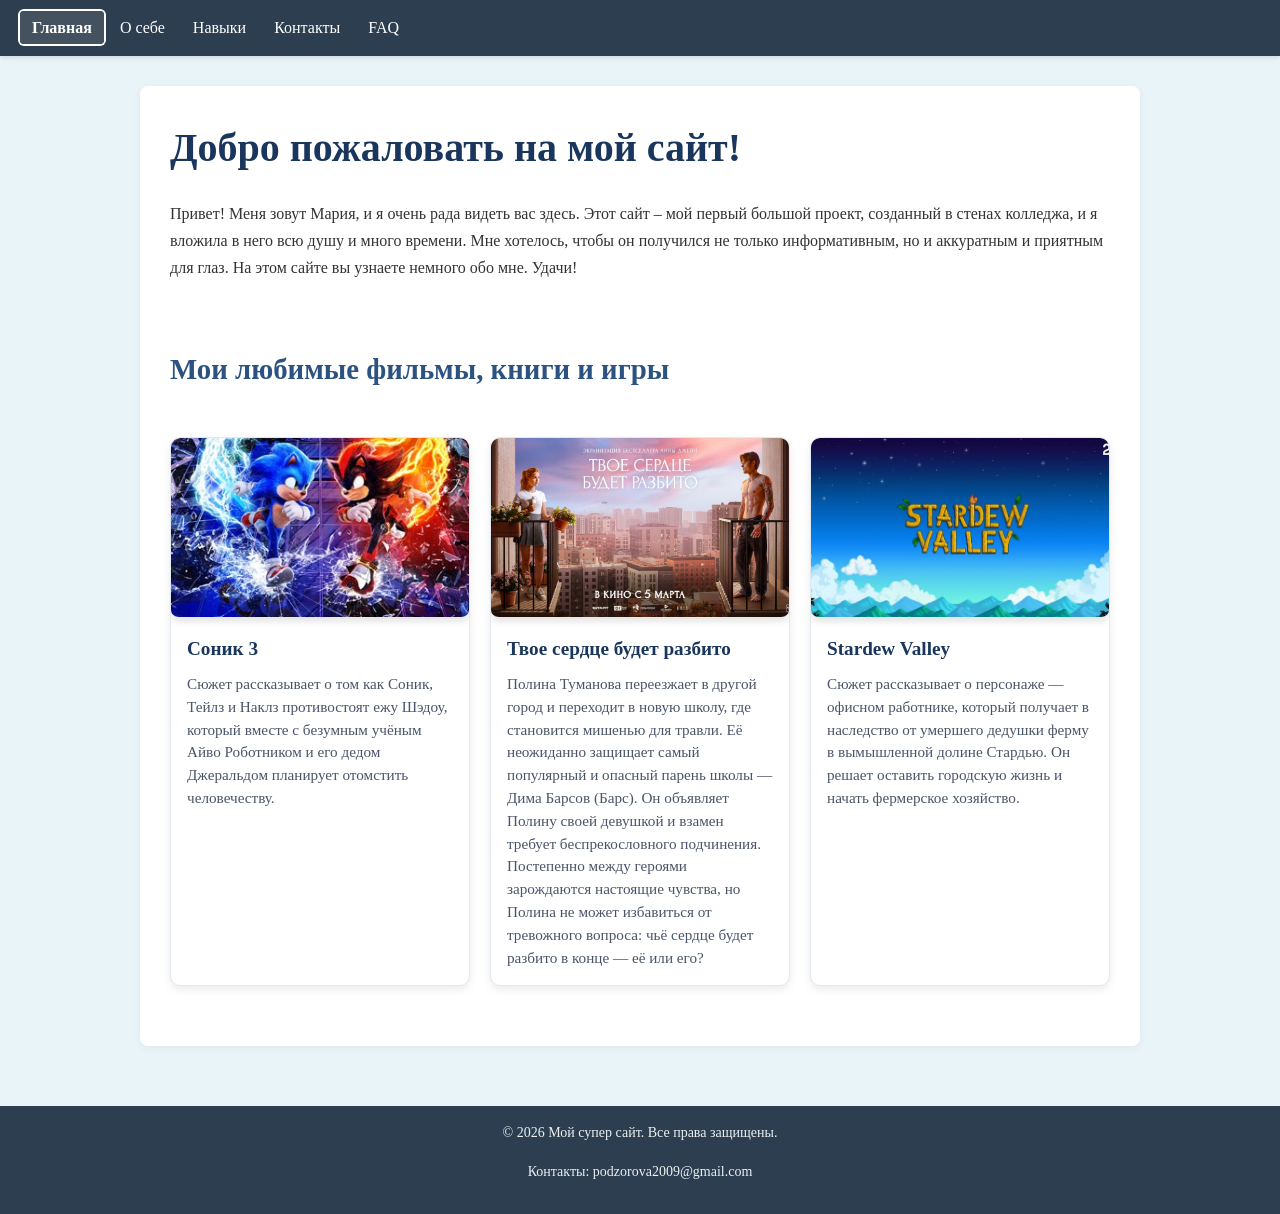
<file: index.html>
<!DOCTYPE html>
<html lang="ru">
<head>
    <meta charset="UTF-8">
    <meta name="viewport" content="width=device-width, initial-scale=1.0">
    <title>Супер сайт</title>
    <link rel="stylesheet" href="style.css">
    <link rel="icon" href="./images/8270712.png">
</head>
<body>
    <header>
        <nav>
            <a href="index.html" class="active">Главная</a> 
            <a href="about.html">О себе</a> 
            <a href="skills.html">Навыки</a> 
            <a href="contacts.html">Контакты</a>
            <a href="FAQ.html">FAQ</a>
        </nav>
    </header>

    <main>
        <h1>Добро пожаловать на мой сайт!</h1>
        <p>Привет! Меня зовут Мария, и я очень рада видеть вас здесь. Этот сайт – мой первый большой проект, созданный в стенах колледжа, и я вложила в него всю душу и много времени. Мне хотелось, чтобы он получился не только информативным, но и аккуратным и приятным для глаз. На этом сайте вы узнаете немного обо мне. Удачи!</p>

        <section class="favorites-section flex-container">
            <h2>Мои любимые фильмы, книги и игры</h2>
            <div class="favorites-grid">
                <article class="fav-card">
                    <img src="./images/Soniks-3-filma.jpg" alt="Постер фильма" width="200">
                    <div class="fav-content">
                        <h3>Соник 3</h3>
                        <p>Сюжет рассказывает о том как Соник, Тейлз и Наклз противостоят ежу Шэдоу, который вместе с безумным учёным Айво Роботником и его дедом Джеральдом планирует отомстить человечеству.</p>
                    </div>
                </article>
                <article class="fav-card">
                    <img src="./images/фильм.webp" alt="Обложка книги" width="200">
                    <div class="fav-content">
                        <h3>Твое сердце будет разбито</h3>
                        <p>Полина Туманова переезжает в другой город и переходит в новую школу, где становится мишенью для травли. Её неожиданно защищает самый популярный и опасный парень школы — Дима Барсов (Барс). Он объявляет Полину своей девушкой и взамен требует беспрекословного подчинения. Постепенно между героями зарождаются настоящие чувства, но Полина не может избавиться от тревожного вопроса: чьё сердце будет разбито в конце — её или его?</p>
                    </div>
                </article>
                <article class="fav-card">
                    <img src="./images/игра.webp" alt="Заставка игры" width="200">
                    <div class="fav-content">
                        <h3>Stardew Valley</h3>
                        <p>Сюжет рассказывает о персонаже — офисном работнике, который получает в наследство от умершего дедушки ферму в вымышленной долине Стардью. Он решает оставить городскую жизнь и начать фермерское хозяйство.</p>
                    </div>
                </article>
            </div>
        </section>

    </main>

    <footer class="site-footer">
        <div class="footer-content">
            <p>&copy; 2026 Мой супер сайт. Все права защищены.</p>
            <p>Контакты: podzorova2009@gmail.com</p>
        </div>
    </footer>
</body>
</html>
</file>
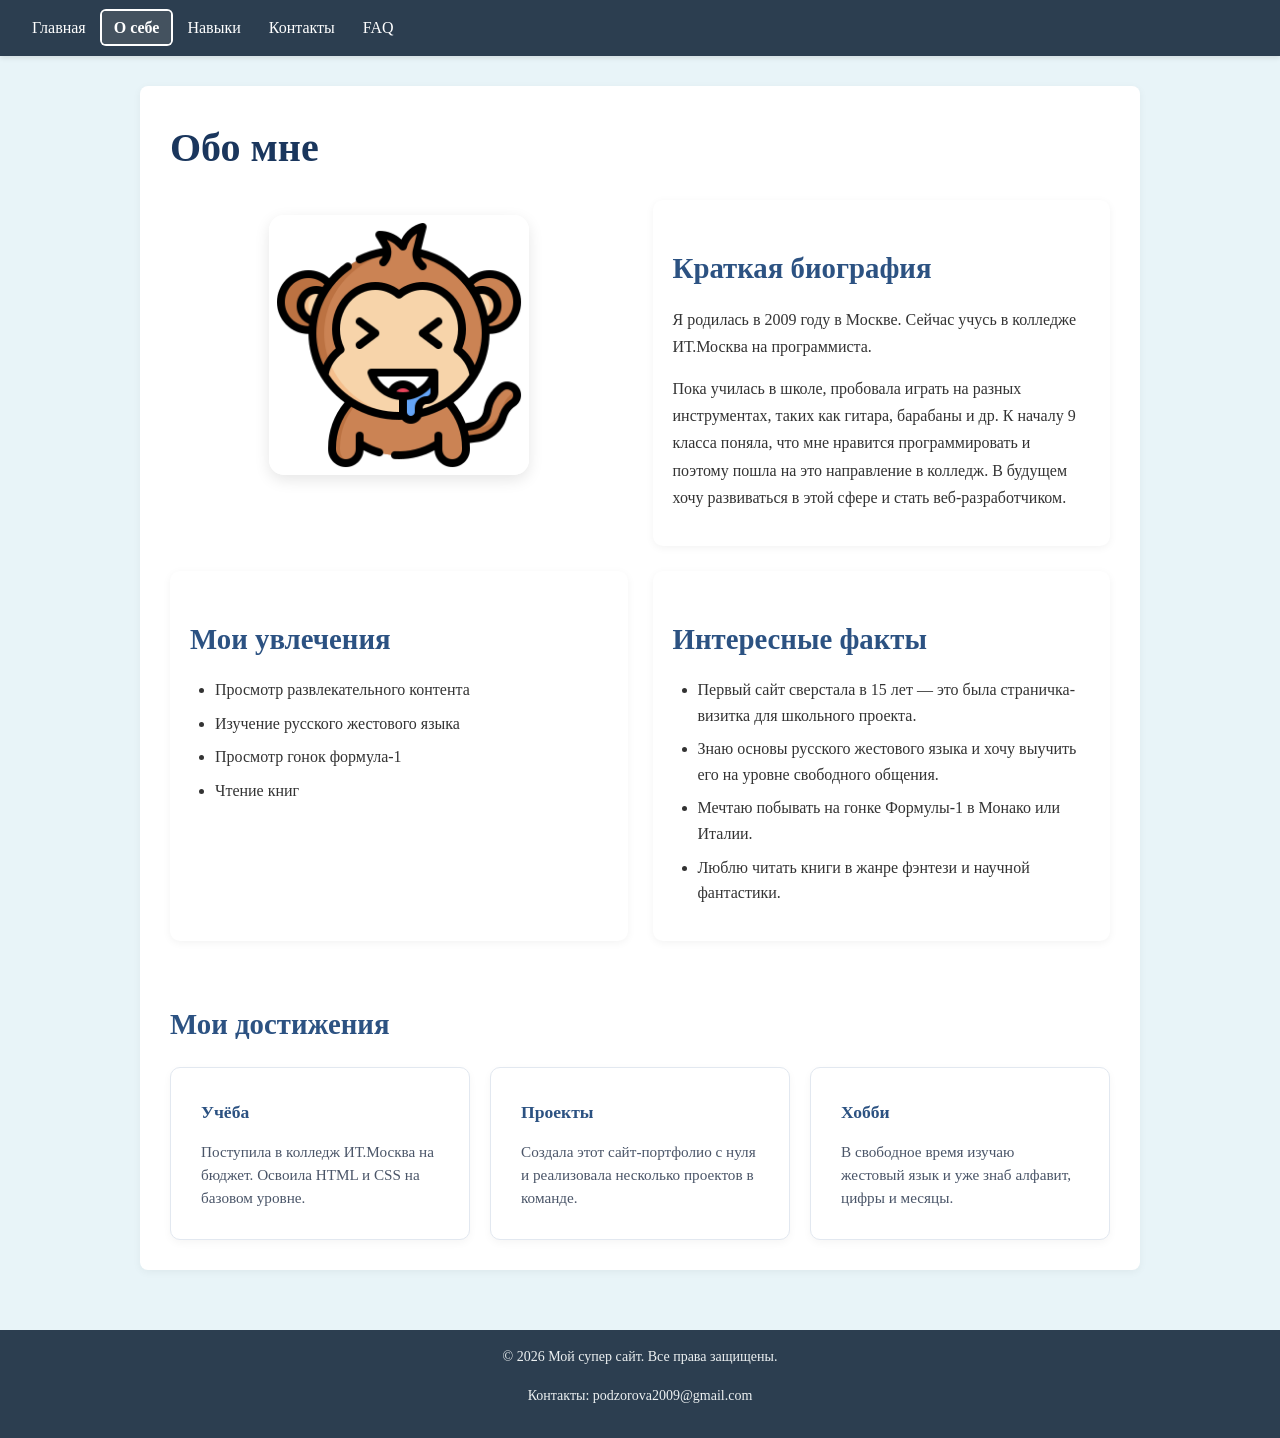
<file: about.html>
<!DOCTYPE html>
<html lang="ru">
<head>
    <meta charset="UTF-8">
    <meta name="viewport" content="width=device-width, initial-scale=1.0">
    <title>Супер сайт</title>
    <link rel="stylesheet" href="style.css">
    <link rel="icon" href="./images/8270712.png">
</head>
<body>
    <header>
        <nav>
            <a href="index.html">Главная</a>
            <a href="about.html" class="active">О себе</a>
            <a href="skills.html">Навыки</a>
            <a href="contacts.html">Контакты</a>
            <a href="FAQ.html">FAQ</a>
        </nav>
    </header>

    <main>
        <h1>Обо мне</h1>

        <div class="about-grid">
            
            <div class="about-photo-box">
                <img src="./images/8270712.png" alt="Моё фото" class="about-avatar">
            </div>

            <div class="about-bio-box">
                <h2>Краткая биография</h2>
                <p>Я родилась в 2009 году в Москве. Сейчас учусь в колледже ИТ.Москва на программиста.</p>
                <p>Пока училась в школе, пробовала играть на разных инструментах, таких как гитара, барабаны и др. К началу 9 класса поняла, что мне нравится программировать и поэтому пошла на это направление в колледж. В будущем хочу развиваться в этой сфере и стать веб-разработчиком.</p>
            </div>

            <div class="about-hobbies-box">
                <h2>Мои увлечения</h2>
                <ul>
                    <li>Просмотр развлекательного контента</li>
                    <li>Изучение русского жестового языка</li>
                    <li>Просмотр гонок формула-1</li>
                    <li>Чтение книг</li>
                </ul>
            </div>

            <div class="about-facts-box">
                <h2>Интересные факты</h2>
                <ul>
                    <li>Первый сайт сверстала в 15 лет — это была страничка-визитка для школьного проекта.</li>
                    <li>Знаю основы русского жестового языка и хочу выучить его на уровне свободного общения.</li>
                    <li>Мечтаю побывать на гонке Формулы-1 в Монако или Италии.</li>
                    <li>Люблю читать книги в жанре фэнтези и научной фантастики.</li>
                </ul>
            </div>

            <div class="about-achievements-box">
                <h2> Мои достижения</h2>
                <div class="achievements-grid">
                    <div class="achievement-card">
                        <h3>Учёба</h3>
                        <p>Поступила в колледж ИТ.Москва на бюджет. Освоила HTML и CSS на базовом уровне.</p>
                    </div>
                    <div class="achievement-card">
                        <h3>Проекты</h3>
                        <p>Создала этот сайт-портфолио с нуля и реализовала несколько проектов в команде.</p>
                    </div>
                    <div class="achievement-card">
                        <h3>Хобби</h3>
                        <p>В свободное время изучаю жестовый язык и уже знаб алфавит, цифры и месяцы.</p>
                    </div>
                </div>
            </div>

        </div>
    </main>

    <footer class="site-footer">
        <div class="footer-content">
            <p>&copy; 2026 Мой супер сайт. Все права защищены.</p>
            <p>Контакты: podzorova2009@gmail.com</p>
        </div>
    </footer>
</body>
</html>
</file>
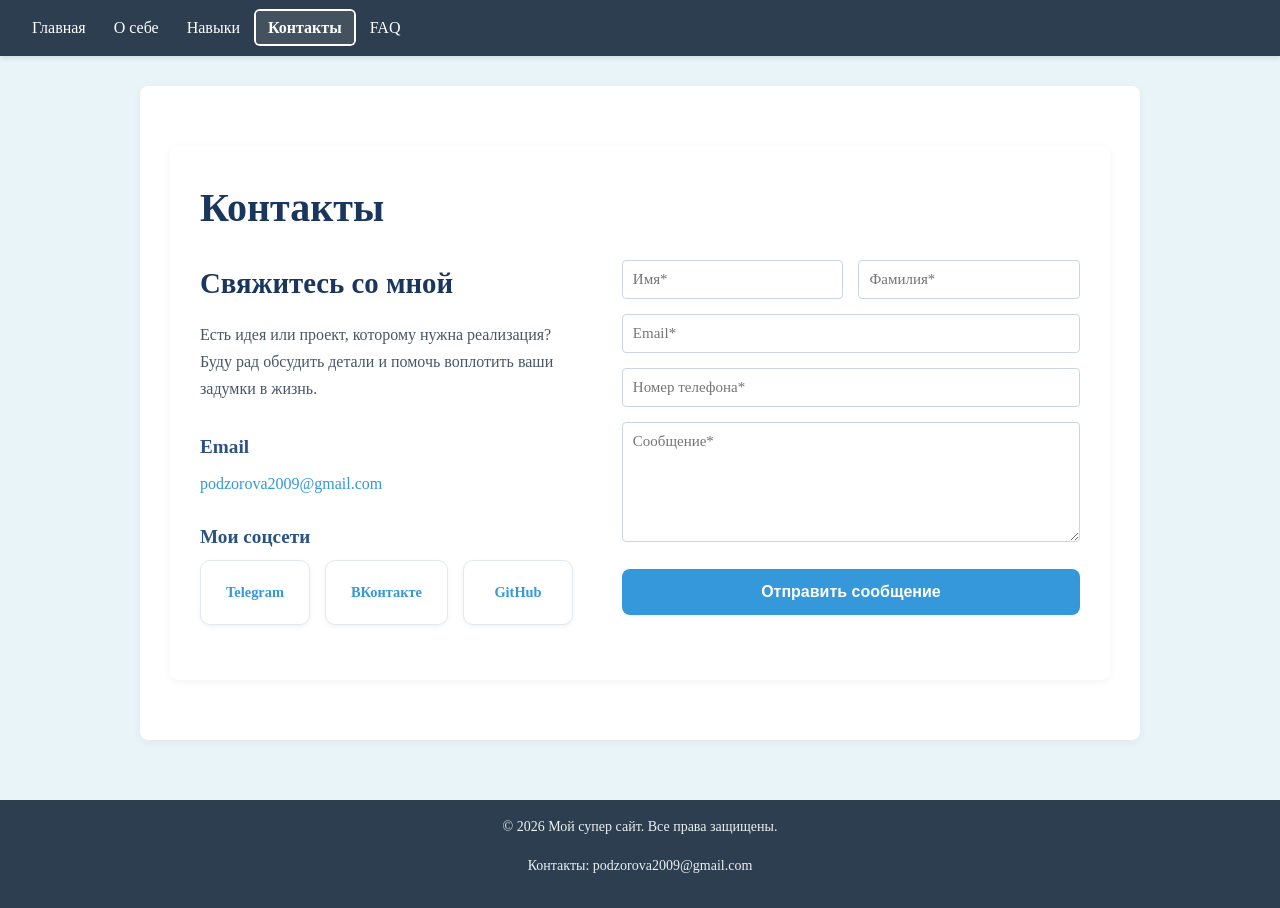
<file: contacts.html>
<!DOCTYPE html>
<html lang="ru">
<head>
    <meta charset="UTF-8">
    <meta name="viewport" content="width=device-width, initial-scale=1.0">
    <title>Супер сайт</title>
    <link rel="stylesheet" href="style.css">
    <link rel="icon" href="./images/8270712.png">
</head>
<body>
    <header>
        <nav>
            <a href="index.html">Главная</a>
            <a href="about.html">О себе</a> 
            <a href="skills.html">Навыки</a> 
            <a href="contacts.html" class="active">Контакты</a>
            <a href="FAQ.html">FAQ</a>
        </nav>
    </header>

    <main>
        <main>
            <h1>Контакты</h1>
            <div class="contacts-wrapper">
                <div class="contacts-info">
                    <h2>Свяжитесь со мной</h2>
                    <p>Есть идея или проект, которому нужна реализация? Буду рад обсудить детали и помочь воплотить ваши задумки в жизнь.</p>
        
                    <div class="info-block">
                        <h3>Email</h3>
                        <a href="#">podzorova2009@gmail.com</a>
                    </div>
        
                    <div class="info-block">
                        <h3>Мои соцсети</h3>
                        <div class="social-cards">
                            <a href="#" target="_blank" class="social-card telegram">
                                <span class="social-card-name">Telegram</span>
                            </a>
                            
                            <a href="#" target="_blank" class="social-card vk">
                                <span class="social-card-name">ВКонтакте</span>
                            </a>
                            
                            <a href="#" target="_blank" class="social-card github">
                                <span class="social-card-name">GitHub</span>
                            </a>
                        </div>
                    </div>
                </div>
                <div class="contacts-form">
                    <form action="#" method="post">
                        <div class="form-row">
                            <input type="text" name="firstname" placeholder="Имя*" required>
                            <input type="text" name="lastname" placeholder="Фамилия*" required>
                        </div>
                        <input type="email" name="email" placeholder="Email*" required>
                        <input type="tel" name="phone" placeholder="Номер телефона*" required>
                        <textarea name="message" rows="4" placeholder="Сообщение*" required></textarea>
                        <button type="submit">Отправить сообщение</button>
                    </form>
                </div>
            </div>
        </main>
    </main>

    <footer class="site-footer">
        <div class="footer-content">
            <p>&copy; 2026 Мой супер сайт. Все права защищены.</p>
            <p>Контакты: podzorova2009@gmail.com</p>
        </div>
    </footer>
</body>
</html>
</file>
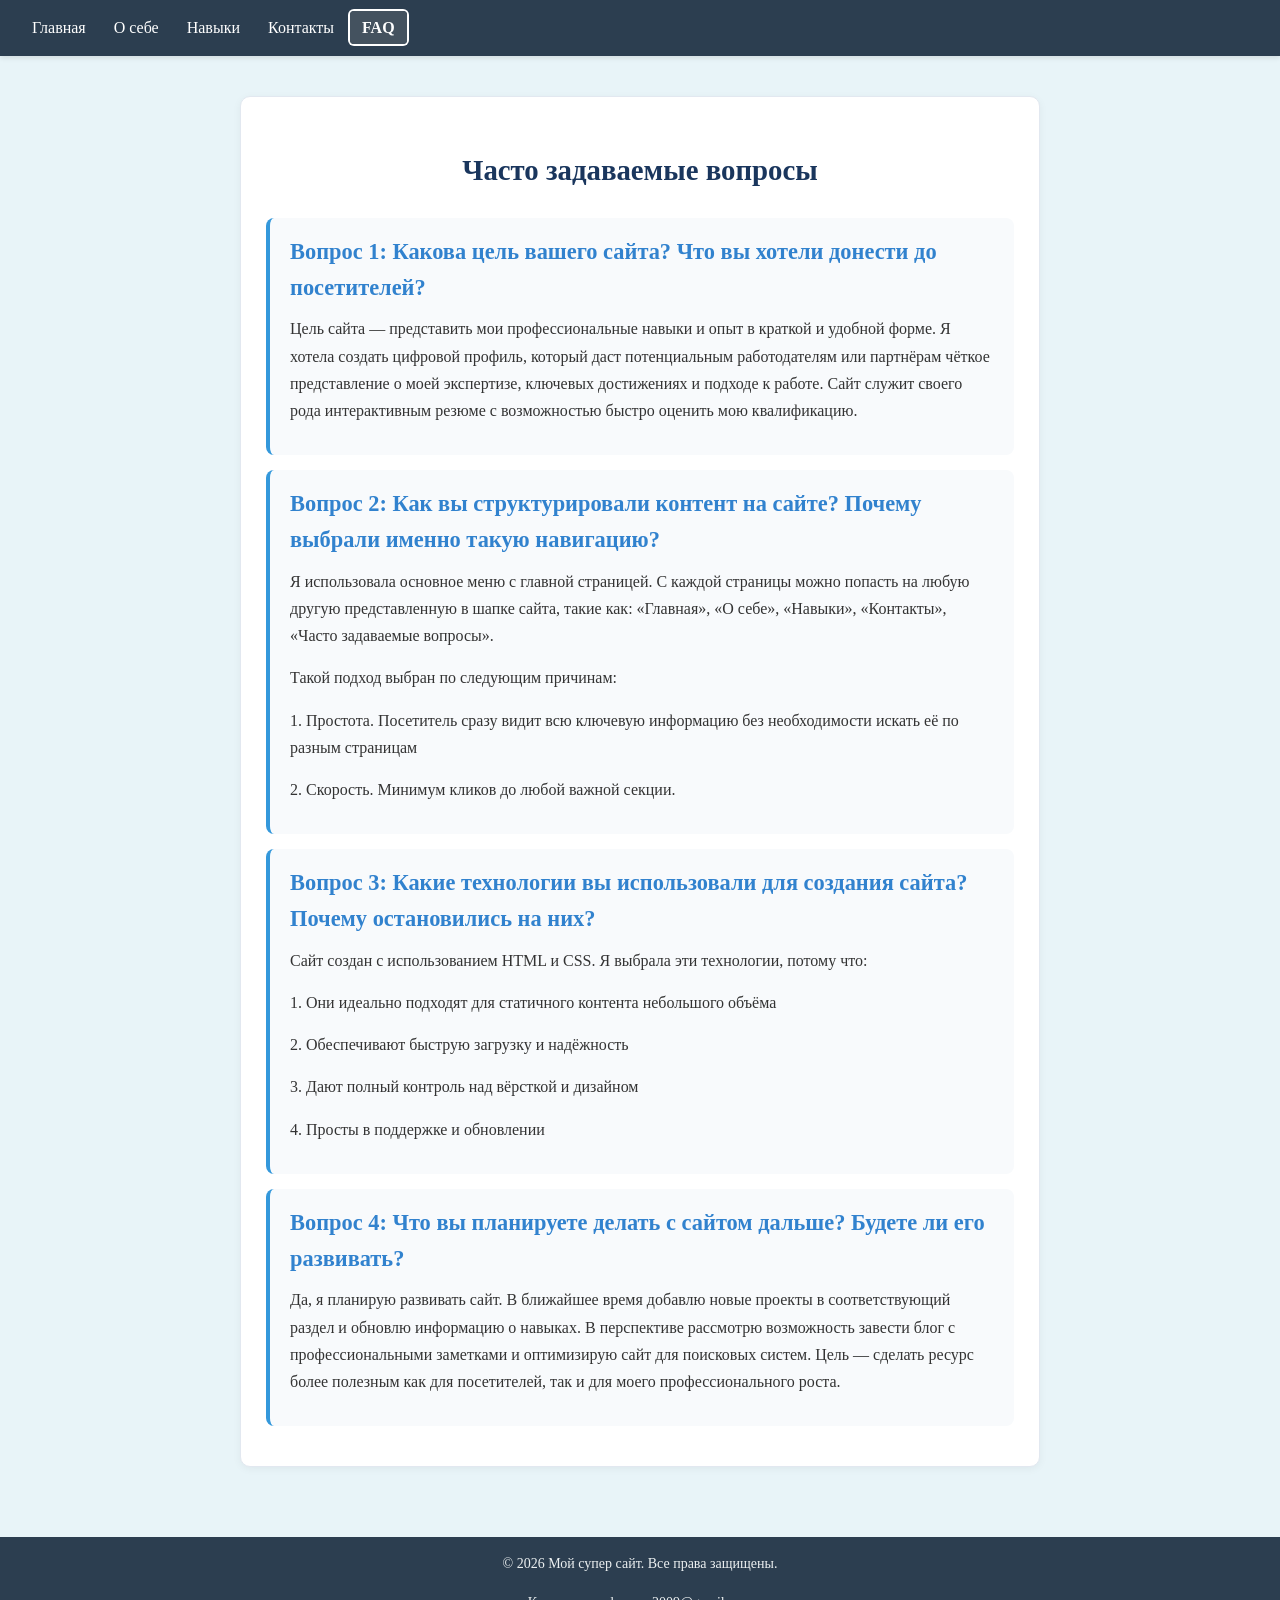
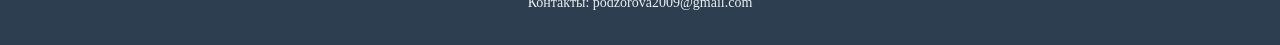
<file: FAQ.html>
<!DOCTYPE html>
<html lang="en">
<head>
    <meta charset="UTF-8">
    <meta name="viewport" content="width=device-width, initial-scale=1.0">
    <title>Супер сайт</title>
    <link rel="stylesheet" href="style.css">
    <link rel="icon" href="./images/8270712.png">
</head>
<body>
    <header>
        <nav>
            <a href="index.html">Главная</a> 
            <a href="about.html">О себе</a> 
            <a href="skills.html">Навыки</a> 
            <a href="contacts.html">Контакты</a>
            <a href="FAQ.html" class="active">FAQ</a>
        </nav>
    </header>

    <section class="faq-section">
        <h2>Часто задаваемые вопросы</h2>
        <div class="faq-item">
          <h3>Вопрос 1: Какова цель вашего сайта? Что вы хотели донести до посетителей?</h3>
          <p>Цель сайта — представить мои профессиональные навыки и опыт в краткой и удобной форме. Я хотела создать цифровой профиль, который даст потенциальным работодателям или партнёрам чёткое представление о моей экспертизе, ключевых достижениях и подходе к работе. Сайт служит своего рода интерактивным резюме с возможностью быстро оценить мою квалификацию.</p>
        </div>
        <div class="faq-item">
          <h3>Вопрос 2: Как вы структурировали контент на сайте? Почему выбрали именно такую навигацию?</h3>
          <p>Я использовала основное меню с главной страницей. С каждой страницы можно попасть на любую другую представленную в шапке сайта, такие как: «Главная», «О себе», «Навыки», «Контакты», «Часто задаваемые вопросы». 
          <p>Такой подход выбран по следующим причинам:</p>
          <p>1. Простота. Посетитель сразу видит всю ключевую информацию без необходимости искать её по разным страницам</p> 
          <p>2. Скорость. Минимум кликов до любой важной секции.</p></p>
        </div>
        <div class="faq-item">
          <h3>Вопрос 3: Какие технологии вы использовали для создания сайта? Почему остановились на них?</h3>
          <p>Сайт создан с использованием HTML и CSS. Я выбрала эти технологии, потому что:
          <p>1. Они идеально подходят для статичного контента небольшого объёма</p>
          <p>2. Обеспечивают быструю загрузку и надёжность</p>
          <p>3. Дают полный контроль над вёрсткой и дизайном</p>
          <p>4. Просты в поддержке и обновлении</p></p>
        </div>
        <div class="faq-item">
          <h3>Вопрос 4: Что вы планируете делать с сайтом дальше? Будете ли его развивать?</h3>
          <p>Да, я планирую развивать сайт. В ближайшее время добавлю новые проекты в соответствующий раздел и обновлю информацию о навыках. В перспективе рассмотрю возможность завести блог с профессиональными заметками и оптимизирую сайт для поисковых систем. Цель — сделать ресурс более полезным как для посетителей, так и для моего профессионального роста.</p>
        </div>
      </section>

    <footer class="site-footer">
        <div class="footer-content">
            <p>&copy; 2026 Мой супер сайт. Все права защищены.</p>
            <p>Контакты: podzorova2009@gmail.com</p>
        </div>
    </footer>
</body>
</html>
</file>
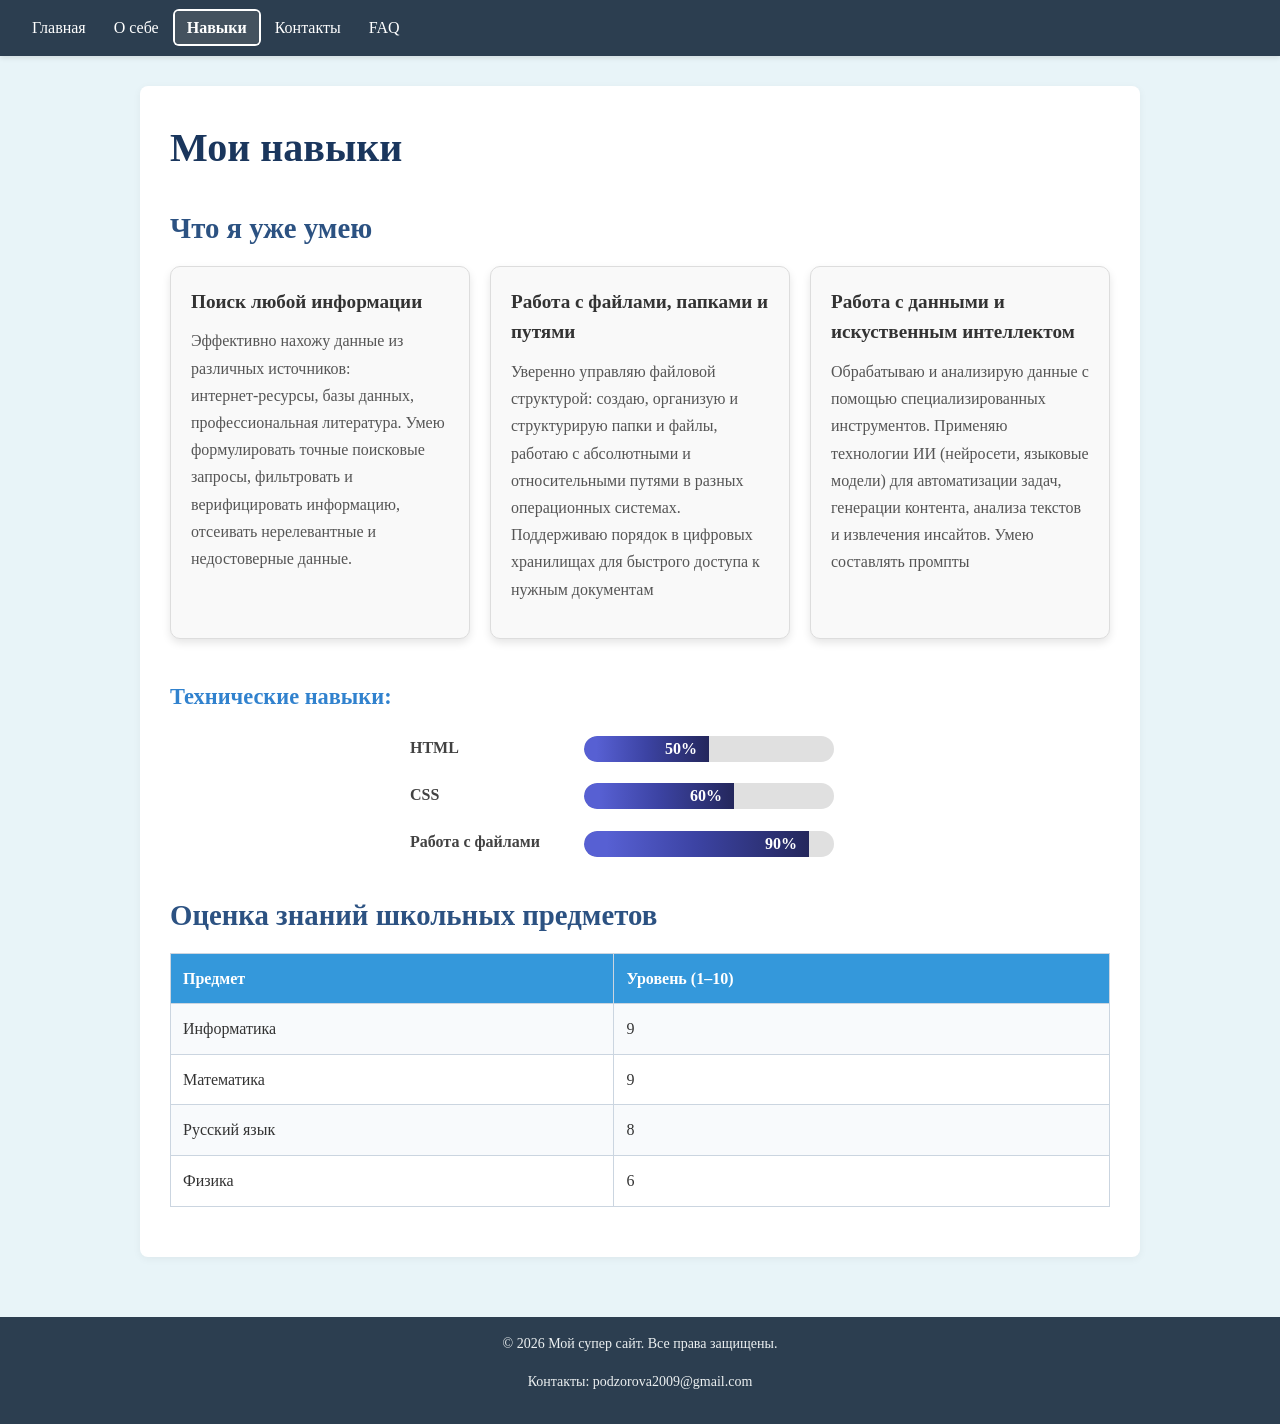
<file: skills.html>
<!DOCTYPE html>
<html lang="ru">
<head>
    <meta charset="UTF-8">
    <meta name="viewport" content="width=device-width, initial-scale=1.0">
    <title>Супер сайт</title>
    <link rel="stylesheet" href="style.css">
    <link rel="icon" href="./images/8270712.png">
</head>
<body>
    <header>
        <nav>
            <a href="index.html">Главная</a> 
            <a href="about.html">О себе</a> 
            <a href="skills.html" class="active">Навыки</a> 
            <a href="contacts.html">Контакты</a>
            <a href="FAQ.html">FAQ</a>
        </nav>
    </header>

    <main>
        <h1>Мои навыки</h1>

        <h2>Что я уже умею</h2>
        <div class="cards-container">
            <div class="card">
              <h3>Поиск любой информации</h3>
              <p>Эффективно нахожу данные из различных источников: интернет‑ресурсы, базы данных, профессиональная литература. Умею формулировать точные поисковые запросы, фильтровать и верифицировать информацию, отсеивать нерелевантные и недостоверные данные.</p>
            </div>
            <div class="card">
              <h3>Работа с файлами, папками и путями</h3>
              <p>Уверенно управляю файловой структурой: создаю, организую и структурирую папки и файлы, работаю с абсолютными и относительными путями в разных операционных системах. Поддерживаю порядок в цифровых хранилищах для быстрого доступа к нужным документам</p>
            </div>
            <div class="card">
              <h3>Работа с данными и искуственным интеллектом</h3>
              <p>Обрабатываю и анализирую данные с помощью специализированных инструментов. Применяю технологии ИИ (нейросети, языковые модели) для автоматизации задач, генерации контента, анализа текстов и извлечения инсайтов. Умею составлять промпты </p>
            </div>
        </div>
        <h3>Технические навыки:</h3>
        <div class="progress-container">
            <div class="progress-item">
                <span>HTML</span>
                <div class="progress-bar">
                    <div class="progress-fill" style="width:50%">50%</div>
                </div>
            </div>
            <div class="progress-item">
                <span>CSS</span>
                <div class="progress-bar">
                    <div class="progress-fill" style="width:60%">60%</div>
                </div>
            </div>
            <div class="progress-item">
                <span>Работа с файлами</span>
                <div class="progress-bar">
                    <div class="progress-fill" style="width:90%">90%</div>
                </div>
            </div>
        </div>
        <h2>Оценка знаний школьных предметов</h2>
        <table border="1" cellpadding="10" cellspacing="0">
            <tr>
                <th>Предмет</th>
                <th>Уровень (1–10)</th>
            </tr>
            <tr>
                <td>Информатика</td>
                <td>9</td>
            </tr>
            <tr>
                <td>Математика</td>
                <td>9</td>
            </tr>
            <tr>
                <td>Русский язык</td>
                <td>8</td>
            </tr>
            <tr>
                <td>Физика</td>
                <td>6</td>
            </tr>
        </table>
    </main>

    <footer class="site-footer">
        <div class="footer-content">
            <p>&copy; 2026 Мой супер сайт. Все права защищены.</p>
            <p>Контакты: podzorova2009@gmail.com</p>
        </div>
    </footer>
</body>
</html>
</file>
<file: style.css>
* {
    margin: 0;
    padding: 0;
    box-sizing: border-box;
}

body {
    font-family: 'Times New Roman', Times, serif;
    font-size: 16px;
    color: #333;
    background-color: #e8f4f8;
    line-height: 1.6;
    display: flex;
    flex-direction: column;
    min-height: 100vh;
}


h1 {
    font-size: 2.5rem;
    color: #1a365d;
    margin-bottom: 20px;
}

h2 {
    font-size: 1.8rem;
    color: #2c5282;
    margin-top: 25px;
    margin-bottom: 15px;
}

h3 {
    font-size: 1.4rem;
    color: #3182ce;
    margin-bottom: 10px;
}

p {
    margin-bottom: 15px;
    line-height: 1.7;
}

ul,ol {
    margin-left: 25px;
    margin-bottom: 15px;
}

li {
    margin-bottom: 8px;
}

header {
    background-color: #2c3e50;
    padding: 15px 20px;
    box-shadow: 0 2px 5px rgba(0,0,0,0.1);
}

nav a {
    color: #fff;
    text-decoration: none;
    padding: 8px 12px;
    font-weight: 500;
    transition: background-color 0.2s, color 0.2s;
    border-radius: 4px;
}

nav a:hover {
    color: #95c6f5;
    background-color: #34495e;
}

nav a.active {
    background-color: #44525f;
    color: #ffffff;
    font-weight: 700;
    box-shadow: 0 0 0 2px;
}

nav a.active:hover {
    background-color: #3c658d;
    color: #ffffff;
}

main {
    padding: 30px;
    max-width: 1000px;
    margin: 30px auto;
    background-color: #fff;
    border-radius: 8px;
    box-shadow: 0 2px 8px rgba(0,0,0,0.05);
    flex: 1;
    width: 100%;
}

.flex-container {
    display: flex;
    gap: 30px;
    flex-wrap: wrap;
    margin-top: 20px;
}

.flex-container.column {
    flex: 1;
    min-width: 280px;
}

.cards-container {
    display: flex; 
    gap: 20px; 
    flex-wrap: wrap;
    margin-bottom: 30px;
  }

.card {
    flex: 1;
    min-width: 250px;
    background-color: #f9f9f9;
    border: 1px solid #ddd;
    border-radius: 10px;
    padding: 20px;
    box-shadow: 0 4px 8px rgba(0,0,0,0.1);
    transition: transform 0.3s, box-shadow 0.3s;
  }
  
.card:hover {
    transform: translateY(-5px);
    box-shadow: 0 8px 16px rgba(0,0,0,0.2);
  }
  
.card h3 {
    margin-top: 0;
    font-size: 1.2em;
    color: #333;
  }
  
.card p {
    color: #555;
    font-size: 1em;
  }

table {
    width: 100%;
    border-collapse: collapse;
    margin-bottom: 20px;
    background-color: #fff;
}

th,td {
    border: 1px solid #cbd5e0;
    padding: 12px;
    text-align: left;   
}

th {  
    background-color: #3498db;
    color: #fff;
    font-weight: 600;
}

tr:nth-child(even) {
    background-color: #f8fafc;
}

tr:hover {
    background-color: #edf2f7;
}

img {
    max-width: 100%;
    height: auto;
    border-radius: 8px;
    margin: 15px 0;
    box-shadow: 0 4px 6px rgba(0,0,0,0.1);
}

form {
    margin-bottom: 25px;
}

label {
    display: block;
    margin-bottom: 5px;
    font-weight: 600;
}

input, textarea {
    width: 100%;
    padding: 10px;
    margin-bottom: 15px;
    border: 1px solid #cbd5e0;
    border-radius: 4px;
    font-family: inherit;
    font-size: 15px;
}

button {
    background-color: #3498db;
    color: white;
    padding: 10px 24px;
    border: none;
    border-radius: 4px;
    cursor: pointer;
    font-size: 16px;
    transition: background-color 0.2s;
}

button:hover {
    background-color: #2980b9;
}

footer {
    background-color: #2c3e50;
    color: #ecf0f1;
    text-align: center;
    font-size: 14px;
    padding: 15px;
    margin-top: 30px;
}

footer a {
    color: #f1c40f; 
    text-decoration: none;
}

footer a:hover {
    text-decoration: underline;
}

.faq-section {
    max-width: 800px;
    margin: 40px auto;
    padding: 25px;
    background-color: #fff;
    border-radius: 10px;
    box-shadow: 0 2px 8px rgba(0,0,0,0.05);
    border: 1px solid #e2e8f0;
}

.faq-section h2 {
    text-align: center;
    color: #1a365d;
    margin-bottom: 25px;
    font-size: 1.8rem;
}

.faq-item {
    margin-bottom: 15px;
    padding: 16px 20px;
    background-color: #f8fafc;
    border-radius: 8px;
    border-left: 4px solid #3498db;
    transition: background-color 0.2s, transform 0.2s;
}

.faq-item:hover {
    background-color: #edf2f7;
    transform: translateX(4px);
}

.faq-question {
    font-weight: 600;
    color: #2c5282;
    line-height: 1.6;
    font-size: 1rem;
}

.favorites-section {
    margin: 40px 0 20px;
}

.favorites-grid {
    display: flex;
    gap: 20px;
    flex-wrap: wrap;
}

.fav-card {
    flex: 1;
    min-width: 250px;
    background: #fff;
    border: 1px solid #e2e8f0;
    border-radius: 10px;
    overflow: hidden;
    box-shadow: 0 4px 8px rgba(0,0,0,0.08);
    transition: transform 0.3s, box-shadow 0.3s;
    display: flex;
    flex-direction: column;
}

.fav-card img {
    width: 100%;
    height: 180px;
    object-fit: cover;
    margin: 0;
    border-bottom: 1px solid #e2e8f0;
}

.fav-content {
    padding: 16px;
    flex-grow: 1;
}

.fav-content h3 {
    margin: 0 0 8px;
    font-size: 1.2rem;
    color: #1a365d;
}

.fav-content p {
    margin: 0;
    font-size: 0.95rem;
    color: #4a5568;
    line-height: 1.5;
}

.fav-card, .card {
    transition: transform 0.3s ease, box-shadow 0.3s ease;
}

.fav-card:hover, .card:hover {
    transform: scale(1.02) translateY(-4px);
    box-shadow: 0 10px 20px rgba(0,0,0,0.18);
}

.favorites-grid, .cards-container {
    overflow: visible;
    padding-bottom: 10px;
}

.contacts-wrapper {
    display: flex;
    gap: 40px;
    flex-wrap: wrap;
    align-items: flex-start;
    margin-top: 20px;
}

.contacts-info {
    flex: 1;
    min-width: 280px;
}

.contacts-info h2 {
    margin-top: 0;
    color: #1a365d;
}

.contacts-info > p {
    color: #4a5568;
    margin-bottom: 30px;
    line-height: 1.7;
}

.info-block {
    margin-bottom: 25px;
}

.info-block h3 {
    color: #2c5282;
    margin-bottom: 8px;
    font-size: 1.2rem;
}

.info-block a {
    color: #3498db;
    text-decoration: none;
    font-weight: 500;
    transition: color 0.2s;
}

.info-block a:hover {
    color: #2980b9;
    text-decoration: underline;
}

.social-list {
    list-style: none;
    padding: 0;
    margin: 0;
}

.social-list li {
    margin-bottom: 10px;
}

.contacts-form {
    flex: 1.2;
    min-width: 320px;
}

.contacts-form .form-row {
    display: flex;
    gap: 15px;
    margin-bottom: 15px;
}

.contacts-form .form-row input {
    margin-bottom: 0; 
}

.contacts-form textarea {
    resize: vertical;
    min-height: 120px;
}

.contacts-form button {
    width: 100%;
    padding: 14px;
    font-weight: 600;
    border-radius: 8px;
    margin-top: 5px;
}

   .social-cards {
    display: flex;
    gap: 15px;
    flex-wrap: wrap;
}

.social-card {
    display: flex;
    flex-direction: column;
    align-items: center;
    justify-content: center;
    gap: 8px;
    padding: 20px 25px;
    background: #ffffff;
    border: 1px solid #e2e8f0;
    border-radius: 10px;
    text-decoration: none;
    color: #2d3748;
    min-width: 110px;
    transition: all 0.3s ease;
    box-shadow: 0 2px 5px rgba(0,0,0,0.05);
}

.social-card:hover {
    transform: translateY(-4px);
    box-shadow: 0 6px 12px rgba(0,0,0,0.1);
}

.social-card-icon {
    font-size: 2rem;
    line-height: 1;
}

.social-card-name {
    font-size: 0.9rem;
    font-weight: 600;
    text-align: center;
}

.social-card.telegram:hover {
    border-color: #0088cc;
    color: #0088cc;
}

.social-card.vk:hover {
    border-color: #4a76a8;
    color: #4a76a8;
}

.social-card.github:hover {
    border-color: #333;
    color: #333;
}

@media (max-width: 480px) {
    .social-cards {
        justify-content: center;
    }
    .social-card {
        min-width: 100px;
        padding: 15px 20px;
    }
    .social-card-icon {
        font-size: 1.8rem;
    }
    .social-card-name {
        font-size: 0.85rem;
    }
}

.about-layout {
    display: flex;
    gap: 40px;
    align-items: flex-start;
    flex-wrap: wrap;
    margin-bottom: 40px;
}

.about-img {
    width: 260px;
    height: 260px;
    object-fit: cover;
    border-radius: 50%;
    border: 6px solid #fff;
    box-shadow: 0 8px 20px rgba(0,0,0,0.1);
    margin: 0;
}

.about-text {
    flex: 1;
    min-width: 280px;
}

.about-text h2 {
    margin-top: 0;
    color: #1a365d;
}

.about-text p {
    margin-bottom: 15px;
    line-height: 1.8;
    color: #4a5568;
}

.facts-box {
    background: #f8fafc;
    padding: 25px;
    border-radius: 12px;
    border-left: 5px solid #f1c40f;
    margin: 30px 0;
}

.facts-box ul {
    margin: 0;
    padding-left: 20px;
}

.facts-box li {
    margin-bottom: 10px;
    color: #2d3748;
}

.achievements-grid {
    display: grid;
    grid-template-columns: repeat(auto-fit, minmax(220px, 1fr));
    gap: 20px;
    margin-top: 20px;
}

.achievements-card {
    background: #fff;
    padding: 20px;
    border-radius: 10px;
    border: 1px solid #e2e8f0;
    box-shadow: 0 3px 8px rgba(0,0,0,0.04);
    transition: transform 0.2s, box-shadow 0.2s;
}

.achievements-card:hover {
    transform: translateY(-3px);
    box-shadow: 0 6px 15px rgba(0,0,0,0.08);
}

.achievements-card h3 {
    margin: 0 0 10px;
    font-size: 1.1rem;
    color: #2c5282;
}

.achievements-card p {
    margin: 0;
    font-size: 0.95rem;
    color: #4a5568;
}

.skills-list {
    margin-bottom: 40px;
}

.skill-bar {
    margin-bottom: 18px;
}

.skill-info {
    display: flex;
    justify-content: space-between;
    margin-bottom: 6px;
    font-weight: 600;
    color: #2d3748;
}

.progress-track {
    width: 100%;
    height: 14px;
    background-color: #e2e8f0;
    border-radius: 7px;
    overflow: hidden;
}

.progress-fill {
    height: 100%;
    background: linear-gradient(90deg, #3498db, #2c5282);
    border-radius: 7px;
    transition: width 0.6s ease;
}

.form-row {
    display: flex;
    gap: 15px;
    margin-bottom: 15px;
}

.form-row input {
    margin-bottom: 0;
}
    
   .about-grid {
    display: grid;
    grid-template-columns: 1fr 1fr; 
    gap: 25px;
    margin-top: 20px;
}

.about-photo-box {
    display: flex;
    justify-content: center;
    align-items: flex-start;
}
.about-avatar {
    width: 100%;
    max-width: 260px;
    aspect-ratio: 1 / 1;
    object-fit: cover;
    border-radius: 15px;
    border: 4px solid #fff;
    box-shadow: 0 5px 15px rgba(0,0,0,0.1);
}

.about-bio-box, .about-hobbies-box, .about-facts-box {
    background: #ffffff;
    padding: 20px;
    border-radius: 10px;
    box-shadow: 0 2px 8px rgba(0,0,0,0.05);
}

.about-facts-box {
    background: #fff;
}

.about-achievements-box {
    grid-column: 1 / -1; 
    margin-top: 10px;
}

.achievement-card {
    transition: transform 0.3s ease, box-shadow 0.3s ease;
}
.achievement-card:hover {
    transform: scale(1.04) translateY(-4px);
    box-shadow: 0 10px 20px rgba(0,0,0,0.12);
}

@media (max-width: 768px) {
    nav {
        display: flex;
        flex-wrap: wrap; 
        justify-content: center;
        gap: 6px; 
        padding: 10px 5px;
    }

    nav a {
        padding: 10px 12px;
        font-size: 14px; 
        text-align: center;
        white-space: nowrap; 
        border-radius: 6px;
        flex-shrink: 0; 
    }

    .flex-container,
    .contacts-wrapper,
    .favorites-grid,
    .cards-container {
        flex-direction: column;
    }

    .about-grid,
    .achievements-grid {
        grid-template-columns: 1fr;
        gap: 20px;
    }

    .about-avatar {
        max-width: 200px;
        margin: 0 auto 20px;
        display: block;
    }

    .about-achievements-box {
        margin-top: 20px;
    }

    .contacts-form .form-row,
    .form-row {
        flex-direction: column;
    }
}

   .achievement-card {
    background: #fff;
    padding: 30px;       
    border-radius: 10px;
    border: 1px solid #e2e8f0;
    box-shadow: 0 3px 8px rgba(0,0,0,0.04);
    transition: transform 0.3s ease, box-shadow 0.3s ease;
    display: flex;
    flex-direction: column;
    justify-content: center; 
}

.achievement-card h3 {
    margin-top: 0;
    margin-bottom: 15px;    
    font-size: 1.1rem;
    color: #2c5282;
}

.achievement-card p {
    margin: 0;              
    font-size: 0.95rem;
    color: #4a5568;
    line-height: 1.5;      
}

.achievement-card:hover {
    transform: scale(1.04) translateY(-4px);
    box-shadow: 0 10px 20px rgba(0,0,0,0.12);
}

.progress-container {
    max-width: 500px;
    margin: 0 auto 35px auto;
    padding: 10px 20px 0 20px;
}
  
.progress-item {
    margin-bottom: 20px;
}
  
.progress-item span {
    display: inline-block;
    width: 160px;
    font-weight: bold;
    color: #424242;
}
  
.progress-bar {
    display: inline-block;
    vertical-align: middle;
    width: 250px;
    background-color: #e0e0e0;
    border-radius: 20px;
    overflow: hidden;
    height: 26px;
    margin-left: 10px;
    position: relative;
}
  
.progress-fill {
    background: linear-gradient(90deg,#5760d3 10%, #3c43a3 50%, #24275c 100%);
    height: 100%;
    text-align: right;
    color: #fff;
    line-height: 26px;
    font-weight: bold;
    border-radius: 20px 0 0 20px;
    padding-right: 12px;
    transition: width 0.5s;
}
</file>
